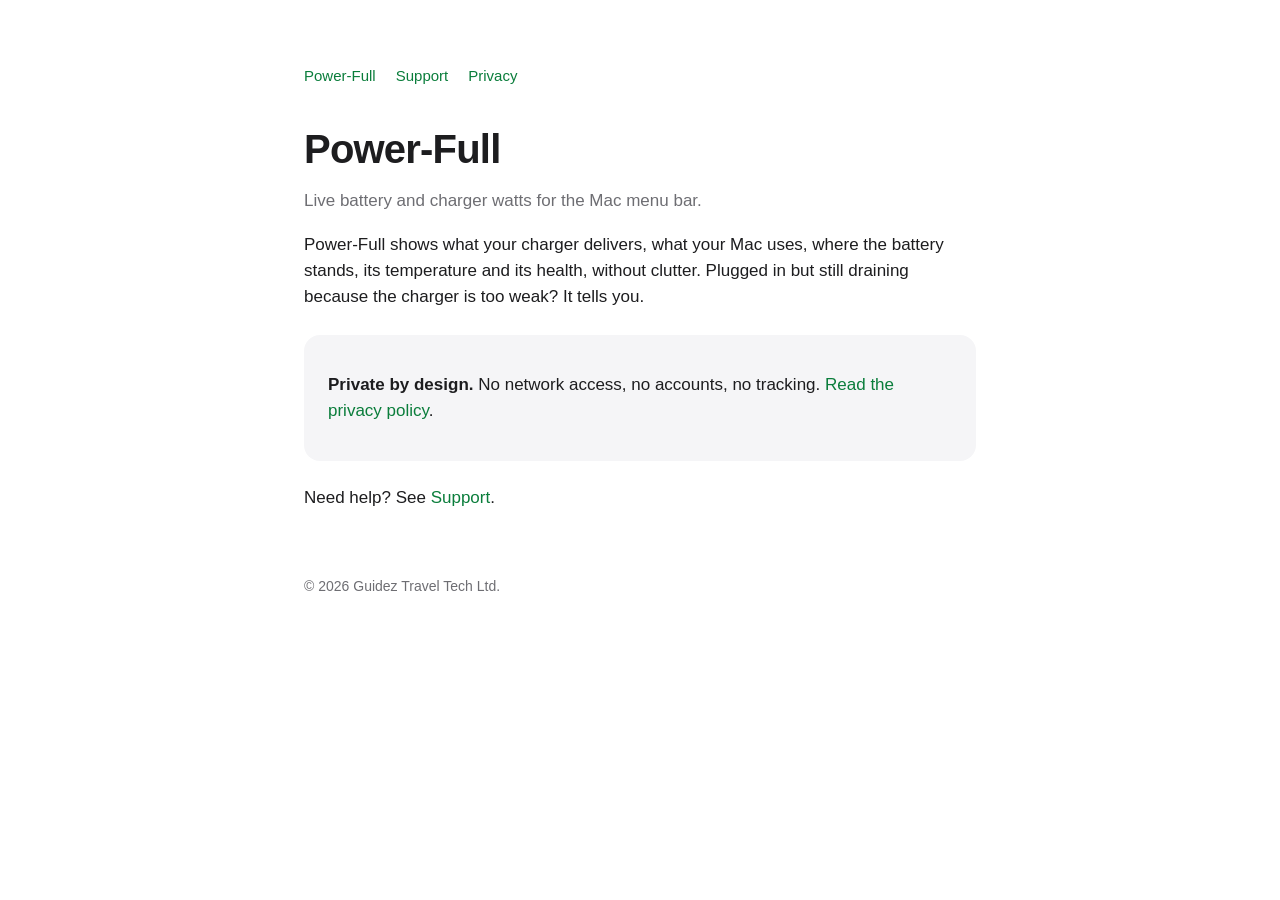
<file: index.html>
<!doctype html>
<html lang="en"><head><meta charset="utf-8"><meta name="viewport" content="width=device-width,initial-scale=1">
<title>Power-Full</title><link rel="stylesheet" href="style.css"></head>
<body><main>
<nav><a href="./">Power-Full</a><a href="support.html">Support</a><a href="privacy.html">Privacy</a></nav>
<h1>Power-Full</h1>
<p class="muted">Live battery and charger watts for the Mac menu bar.</p>
<p>Power-Full shows what your charger delivers, what your Mac uses, where the battery stands, its temperature and its health, without clutter. Plugged in but still draining because the charger is too weak? It tells you.</p>
<div class="card"><p><strong>Private by design.</strong> No network access, no accounts, no tracking. <a href="privacy.html">Read the privacy policy</a>.</p></div>
<p>Need help? See <a href="support.html">Support</a>.</p>
<footer>&copy; 2026 Guidez Travel Tech Ltd.</footer>
</main></body></html>
</file>
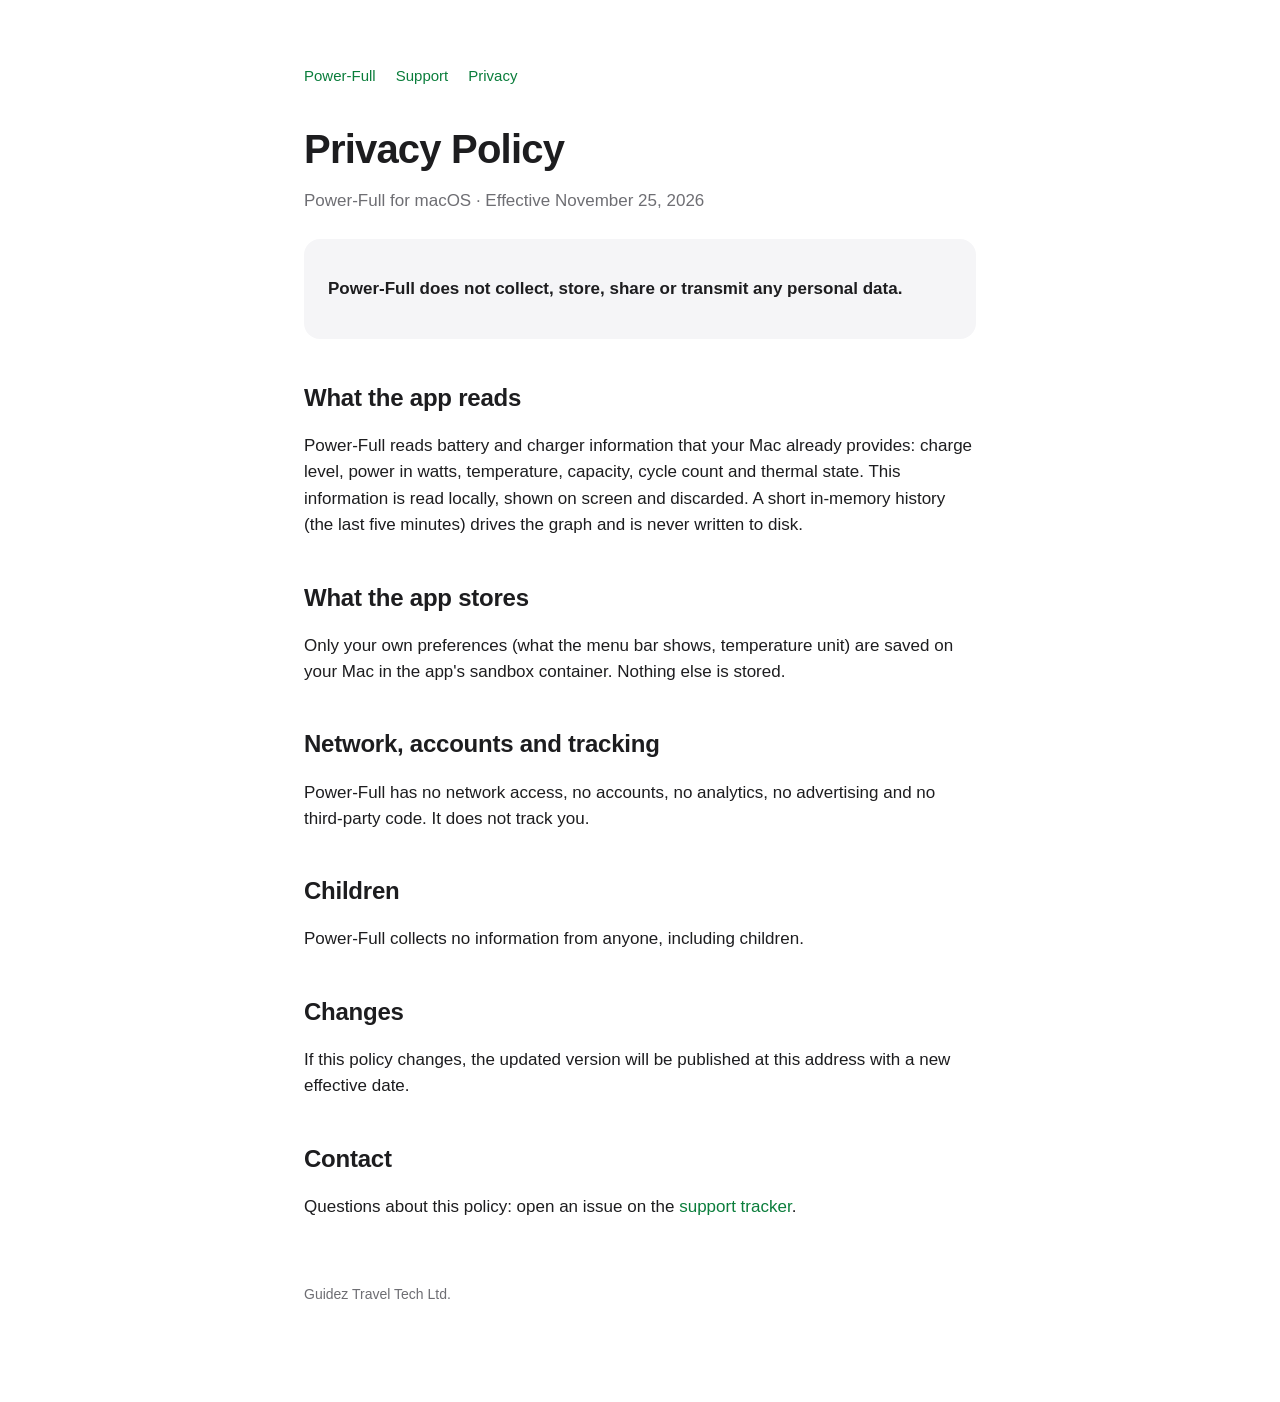
<file: privacy.html>
<!doctype html>
<html lang="en"><head><meta charset="utf-8"><meta name="viewport" content="width=device-width,initial-scale=1">
<title>Power-Full Privacy Policy</title><link rel="stylesheet" href="style.css"></head>
<body><main>
<nav><a href="./">Power-Full</a><a href="support.html">Support</a><a href="privacy.html">Privacy</a></nav>
<h1>Privacy Policy</h1>
<p class="muted">Power-Full for macOS &middot; Effective November 25, 2026</p>

<div class="card"><p><strong>Power-Full does not collect, store, share or transmit any personal data.</strong></p></div>

<h2>What the app reads</h2>
<p>Power-Full reads battery and charger information that your Mac already provides: charge level, power in watts, temperature, capacity, cycle count and thermal state. This information is read locally, shown on screen and discarded. A short in-memory history (the last five minutes) drives the graph and is never written to disk.</p>

<h2>What the app stores</h2>
<p>Only your own preferences (what the menu bar shows, temperature unit) are saved on your Mac in the app's sandbox container. Nothing else is stored.</p>

<h2>Network, accounts and tracking</h2>
<p>Power-Full has no network access, no accounts, no analytics, no advertising and no third-party code. It does not track you.</p>

<h2>Children</h2>
<p>Power-Full collects no information from anyone, including children.</p>

<h2>Changes</h2>
<p>If this policy changes, the updated version will be published at this address with a new effective date.</p>

<h2>Contact</h2>
<p>Questions about this policy: open an issue on the <a href="https://github.com/igazit/power-full-site/issues">support tracker</a>.</p>

<footer>Guidez Travel Tech Ltd.</footer>
</main></body></html>
</file>
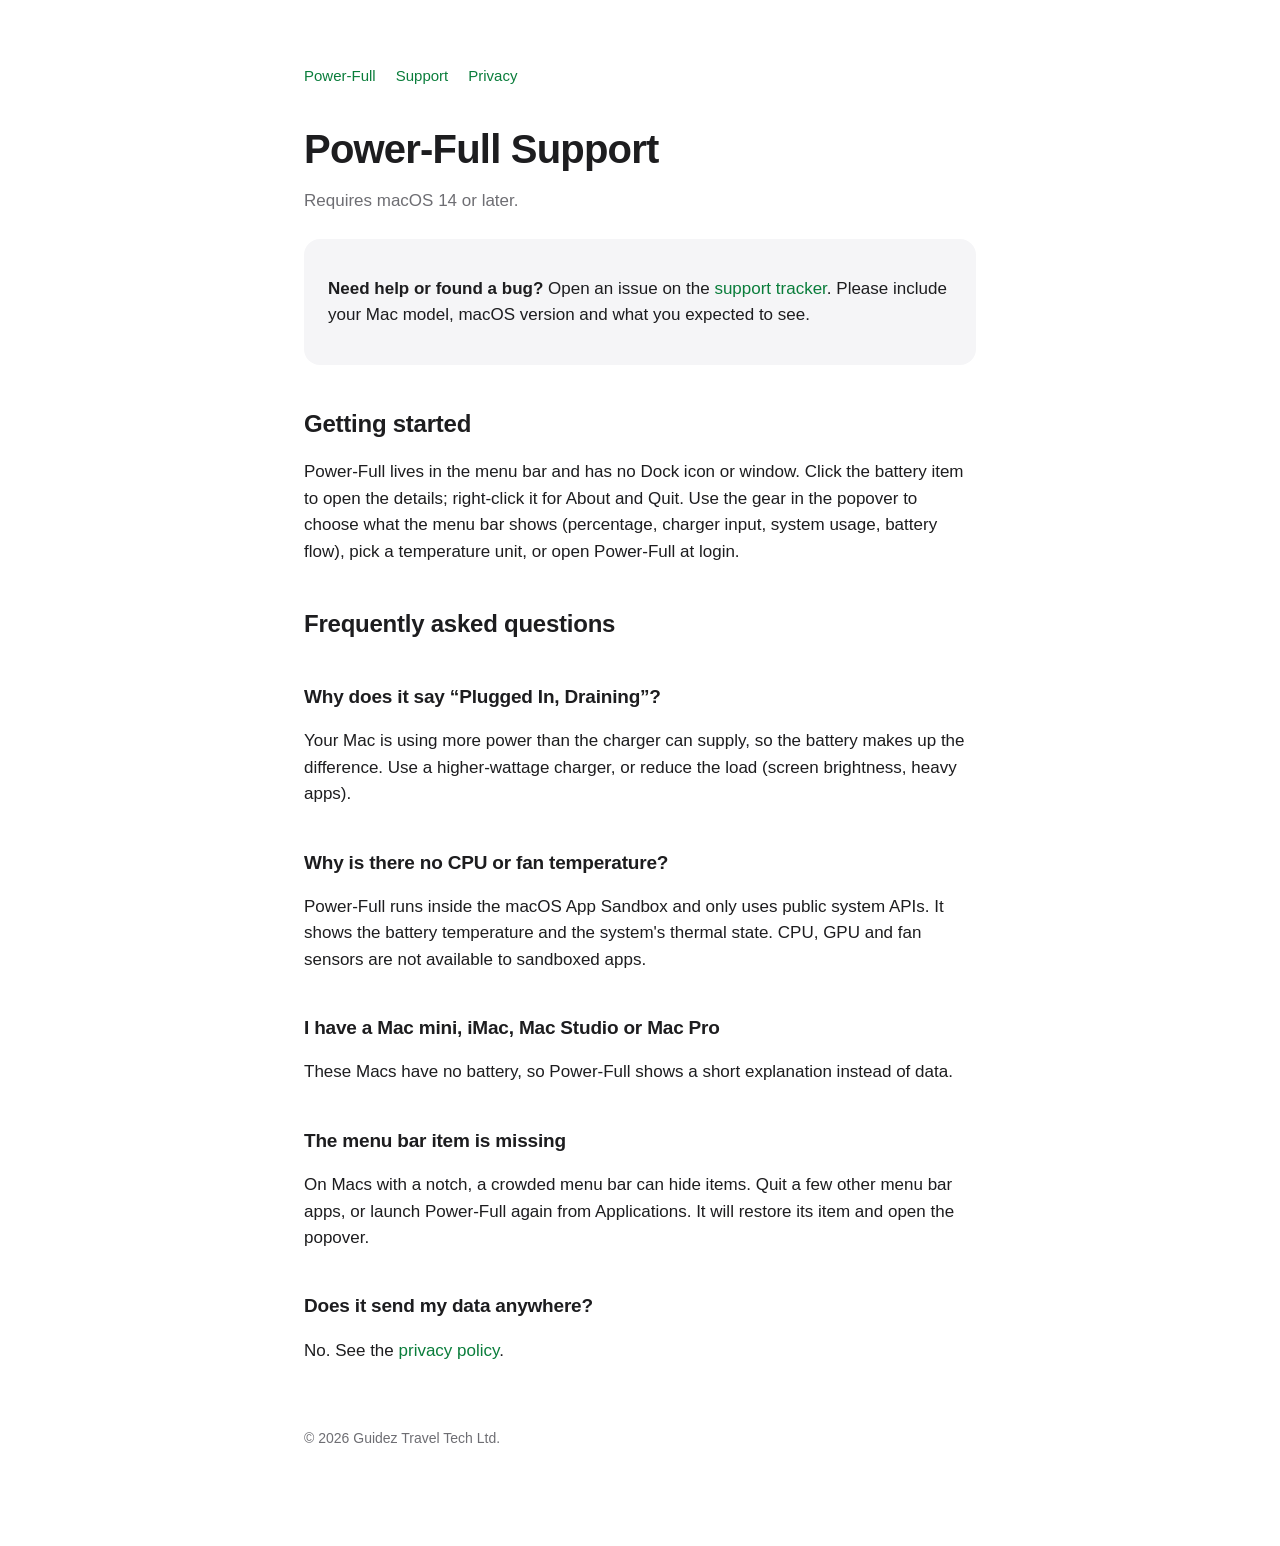
<file: support.html>
<!doctype html>
<html lang="en"><head><meta charset="utf-8"><meta name="viewport" content="width=device-width,initial-scale=1">
<title>Power-Full Support</title><link rel="stylesheet" href="style.css"></head>
<body><main>
<nav><a href="./">Power-Full</a><a href="support.html">Support</a><a href="privacy.html">Privacy</a></nav>
<h1>Power-Full Support</h1>
<p class="muted">Requires macOS 14 or later.</p>

<div class="card"><p><strong>Need help or found a bug?</strong> Open an issue on the <a href="https://github.com/igazit/power-full-site/issues">support tracker</a>. Please include your Mac model, macOS version and what you expected to see.</p></div>

<h2>Getting started</h2>
<p>Power-Full lives in the menu bar and has no Dock icon or window. Click the battery item to open the details; right-click it for About and Quit. Use the gear in the popover to choose what the menu bar shows (percentage, charger input, system usage, battery flow), pick a temperature unit, or open Power-Full at login.</p>

<h2>Frequently asked questions</h2>
<h2 style="font-size:19px">Why does it say &ldquo;Plugged In, Draining&rdquo;?</h2>
<p>Your Mac is using more power than the charger can supply, so the battery makes up the difference. Use a higher-wattage charger, or reduce the load (screen brightness, heavy apps).</p>
<h2 style="font-size:19px">Why is there no CPU or fan temperature?</h2>
<p>Power-Full runs inside the macOS App Sandbox and only uses public system APIs. It shows the battery temperature and the system's thermal state. CPU, GPU and fan sensors are not available to sandboxed apps.</p>
<h2 style="font-size:19px">I have a Mac mini, iMac, Mac Studio or Mac Pro</h2>
<p>These Macs have no battery, so Power-Full shows a short explanation instead of data.</p>
<h2 style="font-size:19px">The menu bar item is missing</h2>
<p>On Macs with a notch, a crowded menu bar can hide items. Quit a few other menu bar apps, or launch Power-Full again from Applications. It will restore its item and open the popover.</p>
<h2 style="font-size:19px">Does it send my data anywhere?</h2>
<p>No. See the <a href="privacy.html">privacy policy</a>.</p>

<footer>&copy; 2026 Guidez Travel Tech Ltd.</footer>
</main></body></html>
</file>
<file: style.css>
:root { color-scheme: light dark; --fg:#1d1d1f; --muted:#6e6e73; --bg:#fff; --card:#f5f5f7; --accent:#0a7d3b; }
@media (prefers-color-scheme: dark) { :root { --fg:#f5f5f7; --muted:#a1a1a6; --bg:#000; --card:#1c1c1e; --accent:#30d158; } }
* { box-sizing: border-box; }
body { margin:0; background:var(--bg); color:var(--fg); font:17px/1.55 -apple-system, BlinkMacSystemFont, "SF Pro Text", "Helvetica Neue", Arial, sans-serif; }
main { max-width:720px; margin:0 auto; padding:64px 24px 96px; }
h1 { font-size:40px; line-height:1.1; letter-spacing:-0.02em; margin:0 0 8px; }
h2 { font-size:24px; letter-spacing:-0.01em; margin:40px 0 8px; }
p, li { color:var(--fg); } .muted { color:var(--muted); }
a { color:var(--accent); text-decoration:none; } a:hover { text-decoration:underline; }
.card { background:var(--card); border-radius:16px; padding:20px 24px; margin:24px 0; }
nav { display:flex; gap:20px; margin-bottom:40px; font-size:15px; }
footer { margin-top:64px; font-size:14px; color:var(--muted); }
</file>
